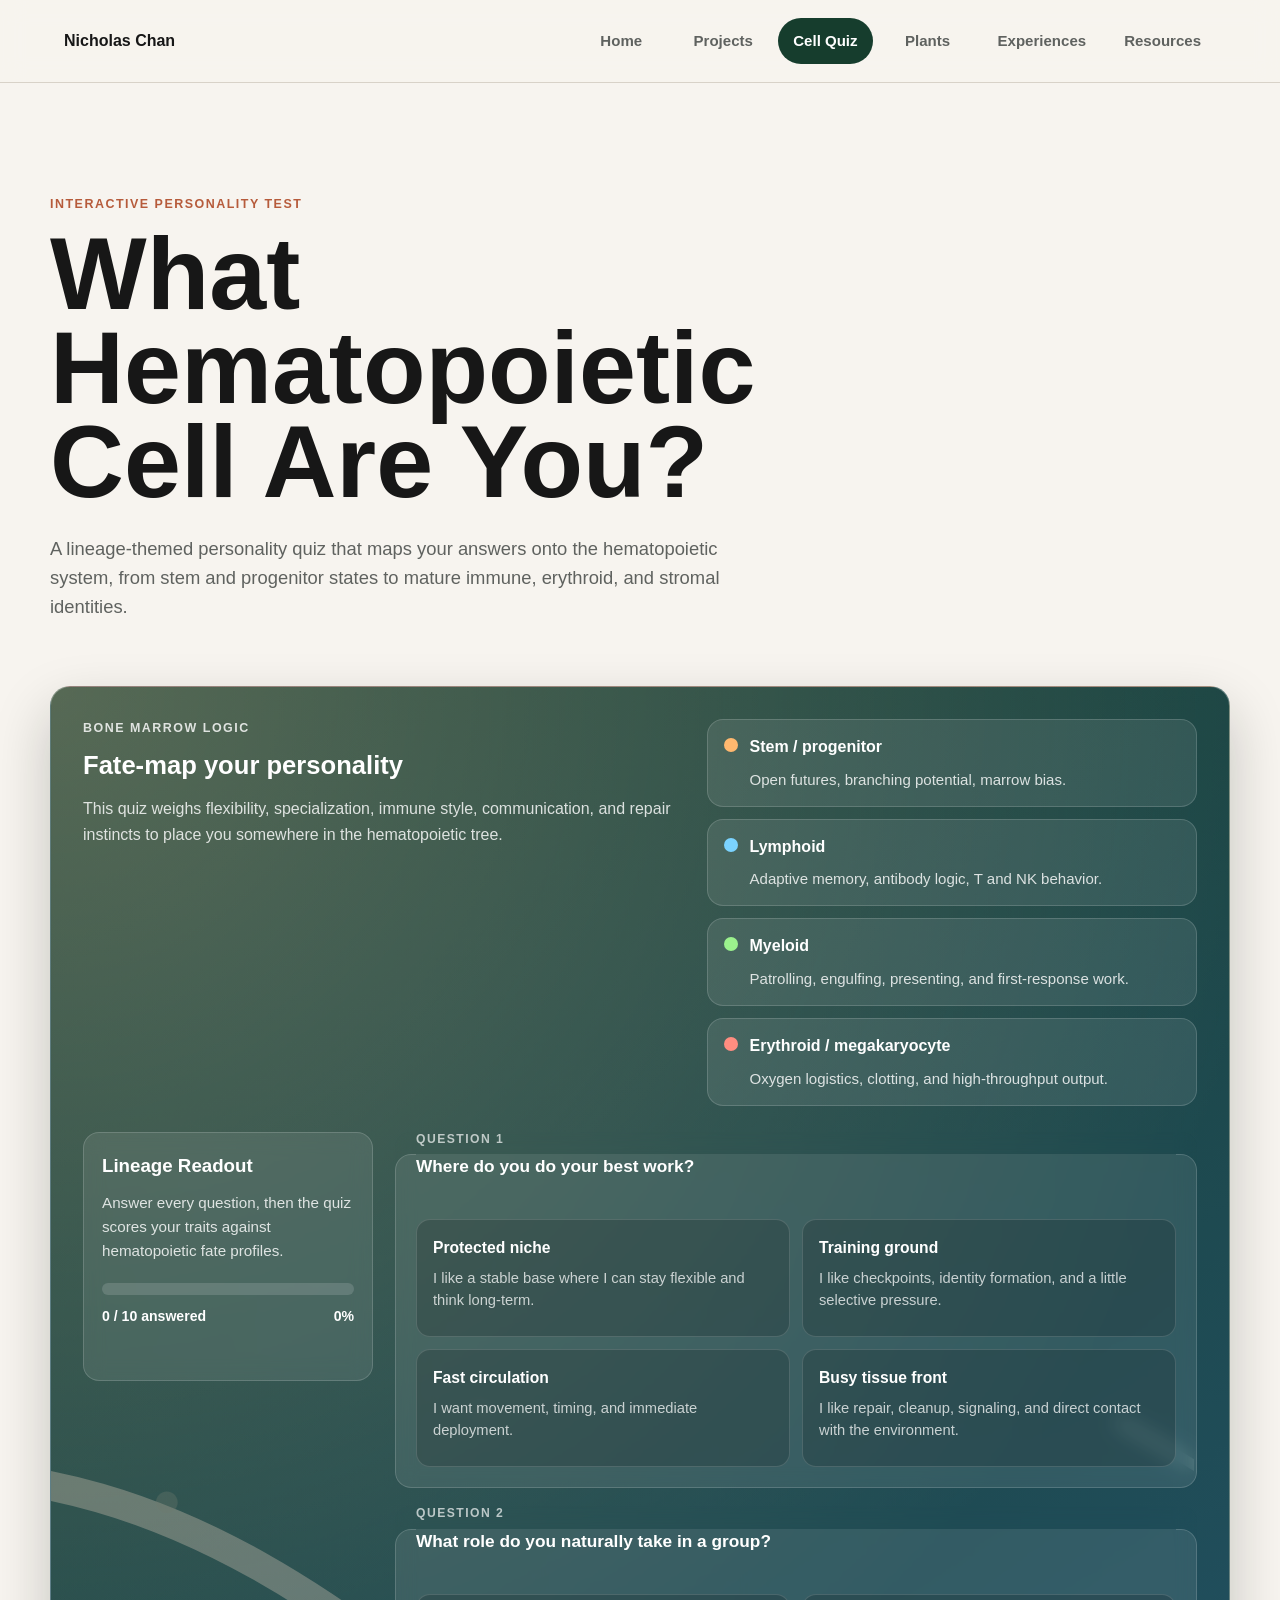
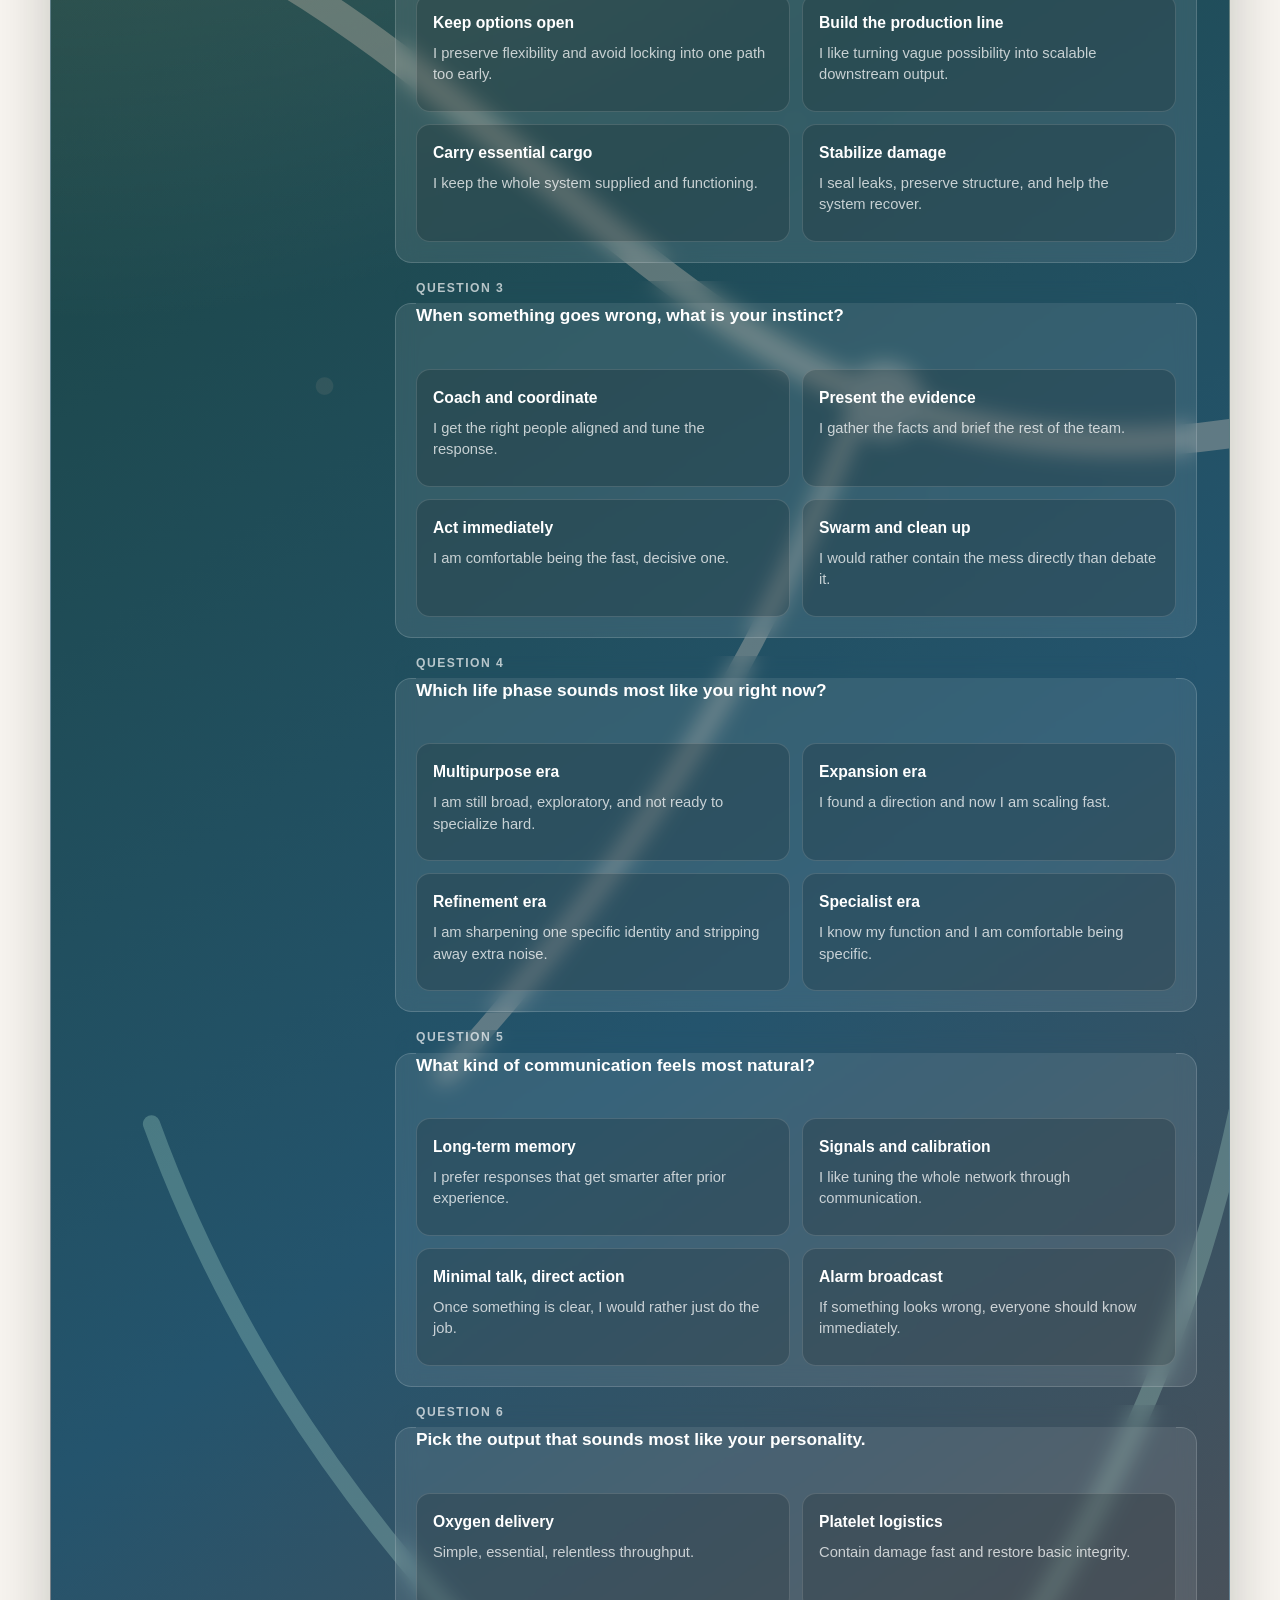
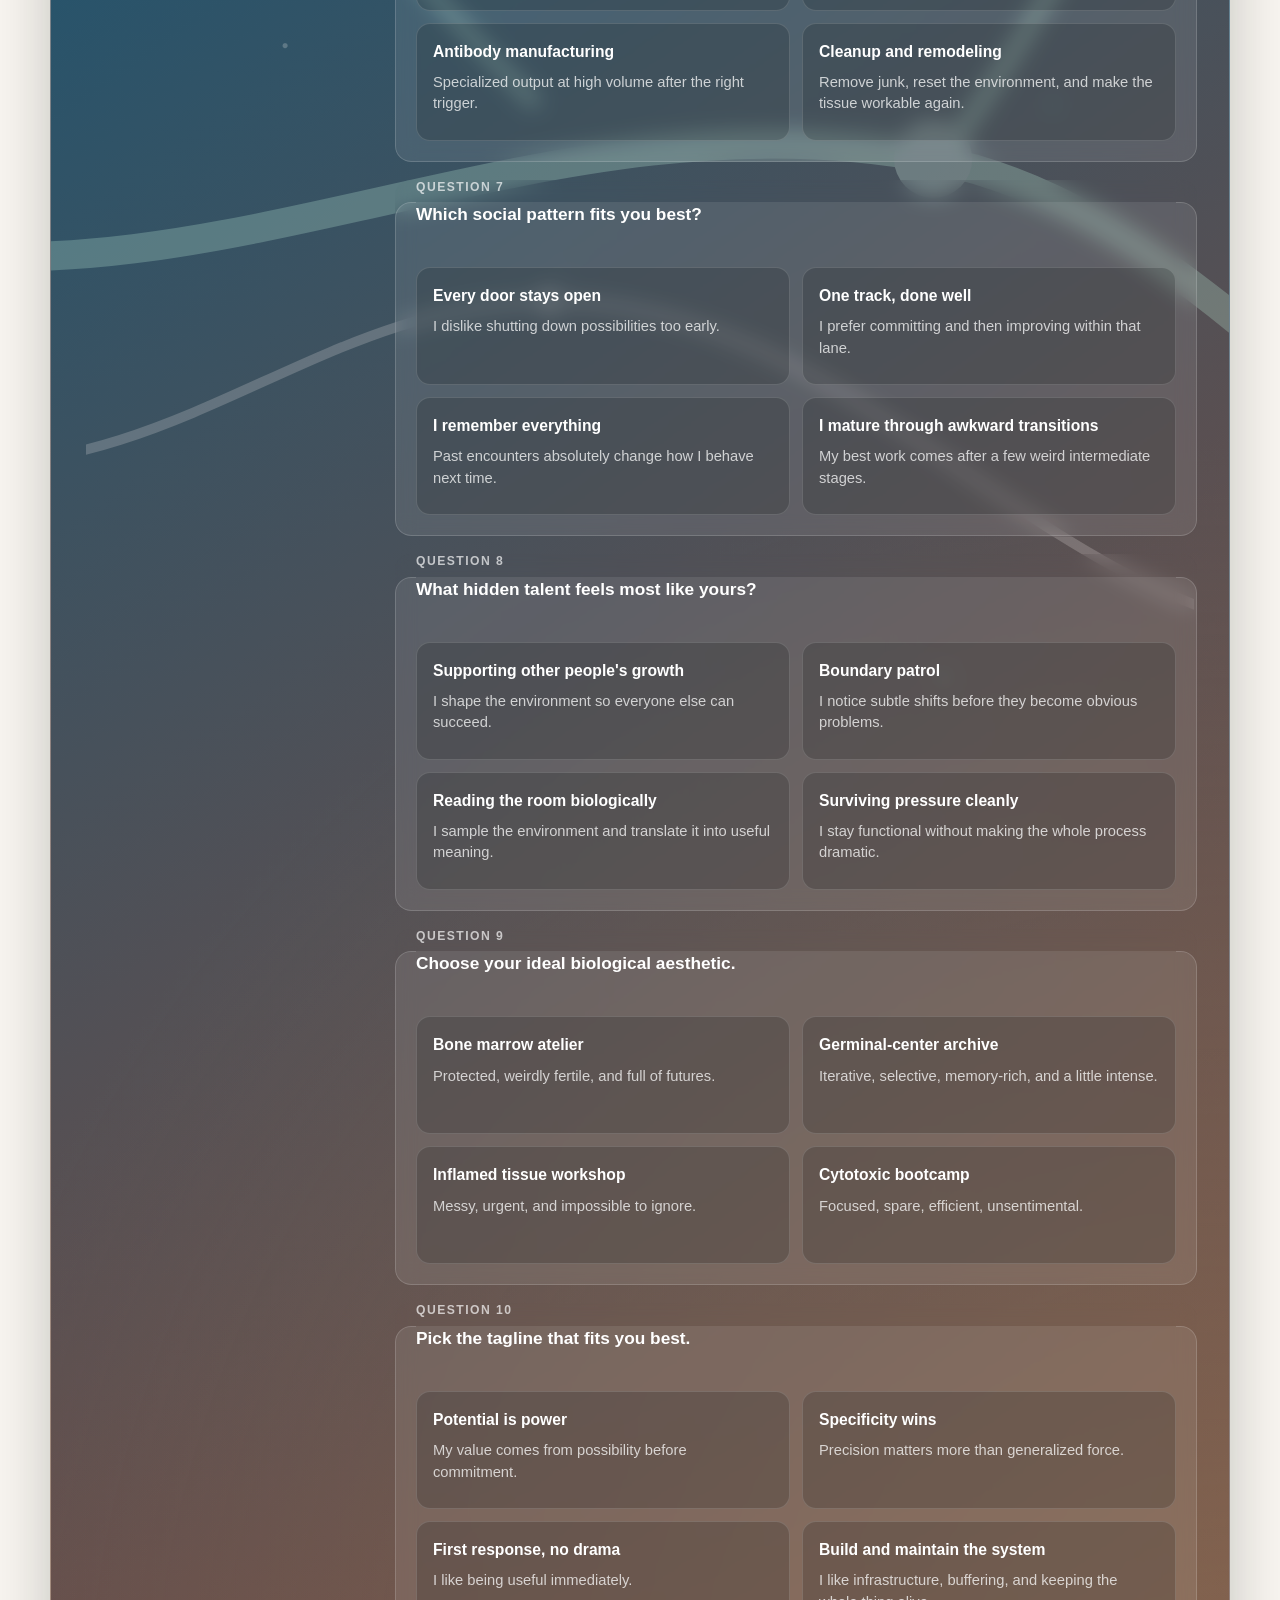
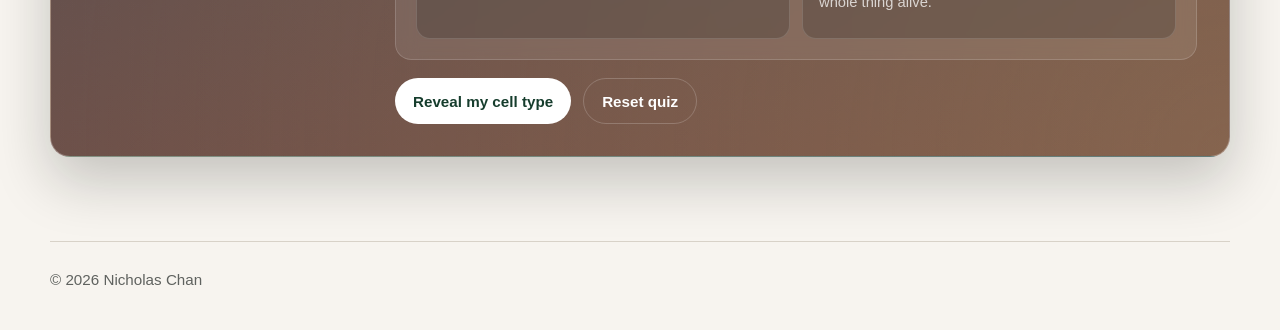
<file: cell-quiz.html>
<!DOCTYPE html>
<html lang="en">

<head>
    <meta charset="UTF-8">
    <meta name="viewport" content="width=device-width, initial-scale=1.0">
    <title>Cell Quiz | Nicholas Chan</title>
    <link rel="stylesheet" href="styles.css">
</head>

<body>
    <header class="site-header">
        <a class="brand" href="index.html">Nicholas Chan</a>
        <nav class="tabs" aria-label="Primary navigation">
            <a class="tab" href="index.html">Home</a>
            <a class="tab" href="projects.html">Projects</a>
            <a class="tab active" href="cell-quiz.html">Cell Quiz</a>
            <a class="tab" href="plants.html">Plants</a>
            <a class="tab" href="experiences.html">Experiences</a>
            <a class="tab" href="resources.html">Resources</a>
        </nav>
    </header>

    <main>
        <section class="page-intro">
            <p class="eyebrow">Interactive Personality Test</p>
            <h1>What Hematopoietic Cell Are You?</h1>
            <p>A lineage-themed personality quiz that maps your answers onto the hematopoietic system, from stem and progenitor states to mature immune, erythroid, and stromal identities.</p>
        </section>

        <section class="quiz-lab" aria-labelledby="quiz-title">
            <div class="quiz-hero-card">
                <div>
                    <p class="project-type">Bone marrow logic</p>
                    <h2 id="quiz-title">Fate-map your personality</h2>
                    <p>This quiz weighs flexibility, specialization, immune style, communication, and repair instincts to place you somewhere in the hematopoietic tree.</p>
                </div>
                <div class="quiz-legend" aria-label="Quiz legend">
                    <article>
                        <span class="legend-dot stem"></span>
                        <strong>Stem / progenitor</strong>
                        <p>Open futures, branching potential, marrow bias.</p>
                    </article>
                    <article>
                        <span class="legend-dot lymphoid"></span>
                        <strong>Lymphoid</strong>
                        <p>Adaptive memory, antibody logic, T and NK behavior.</p>
                    </article>
                    <article>
                        <span class="legend-dot myeloid"></span>
                        <strong>Myeloid</strong>
                        <p>Patrolling, engulfing, presenting, and first-response work.</p>
                    </article>
                    <article>
                        <span class="legend-dot erythroid"></span>
                        <strong>Erythroid / megakaryocyte</strong>
                        <p>Oxygen logistics, clotting, and high-throughput output.</p>
                    </article>
                </div>
            </div>

            <div class="quiz-shell" data-hematopoietic-quiz></div>
        </section>
    </main>

    <footer>
        <p>&copy; 2026 Nicholas Chan</p>
    </footer>
    <script src="site.js"></script>
</body>

</html>
</file>
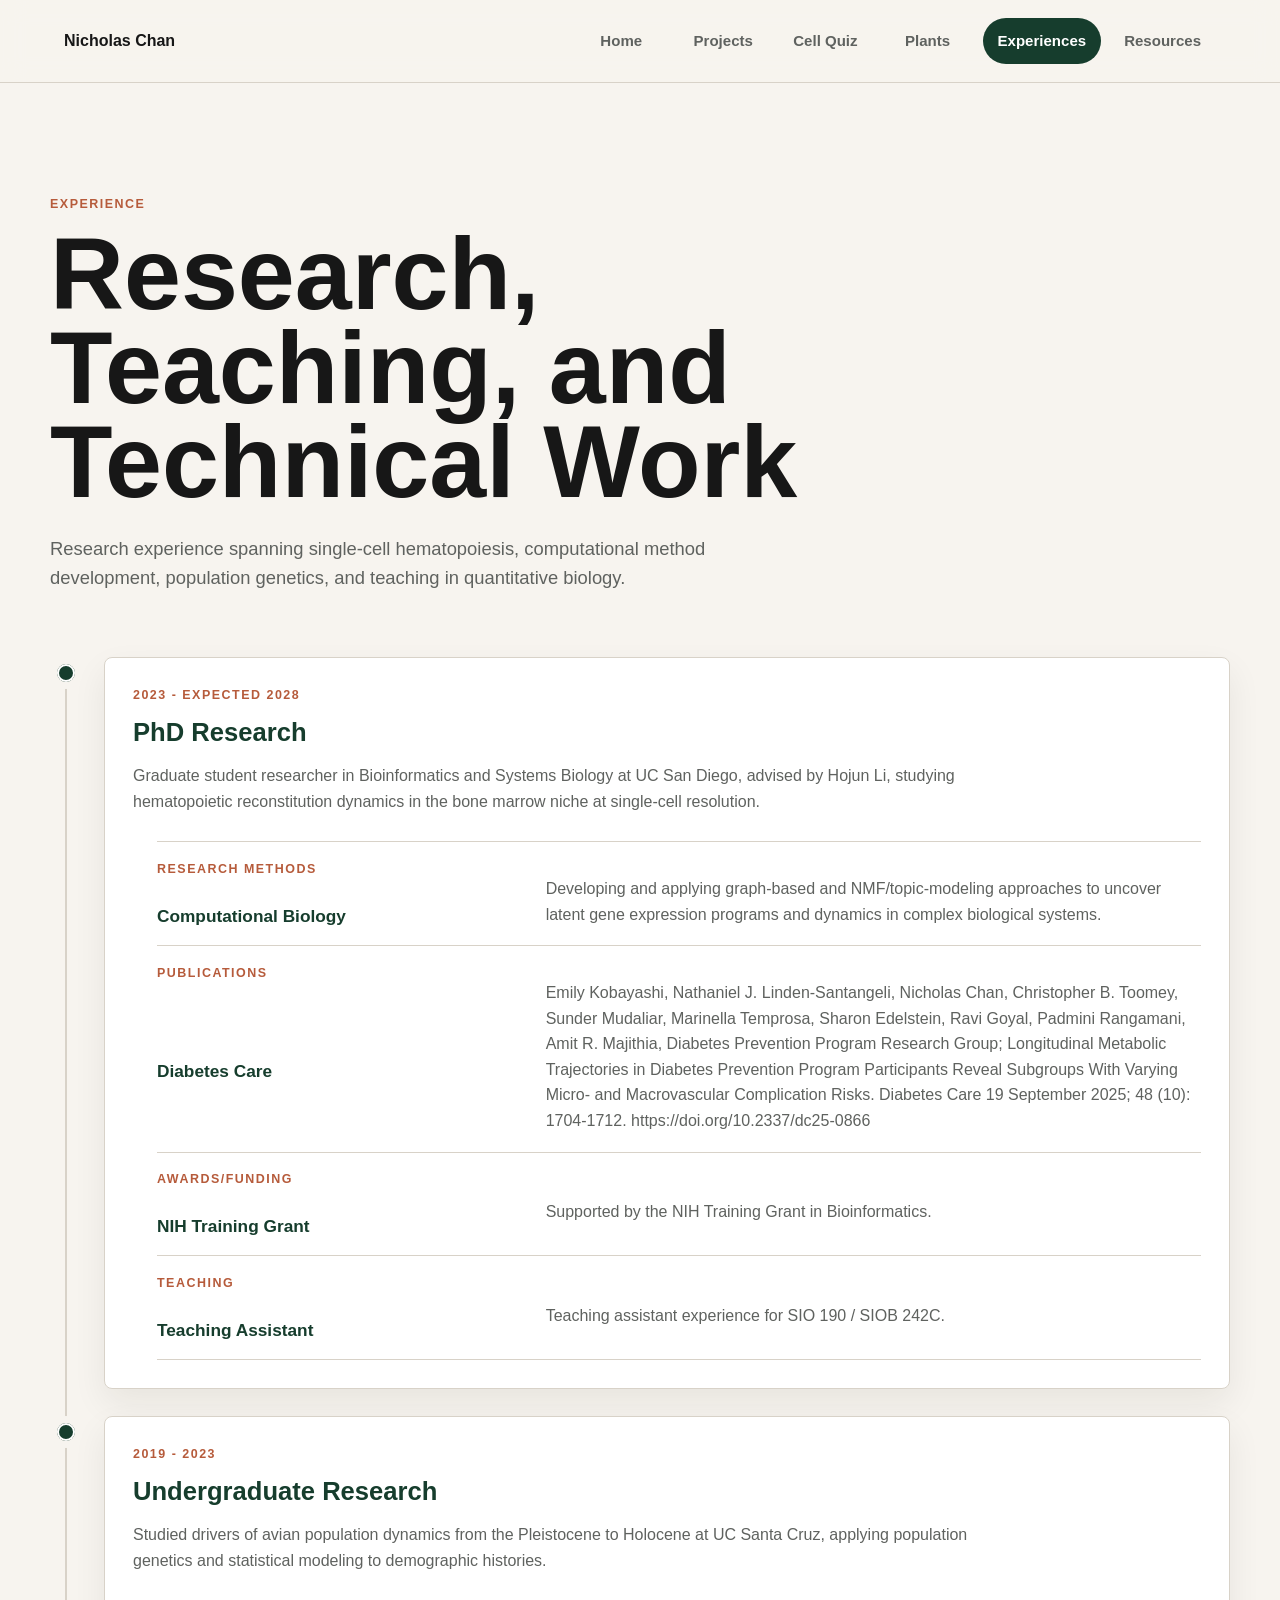
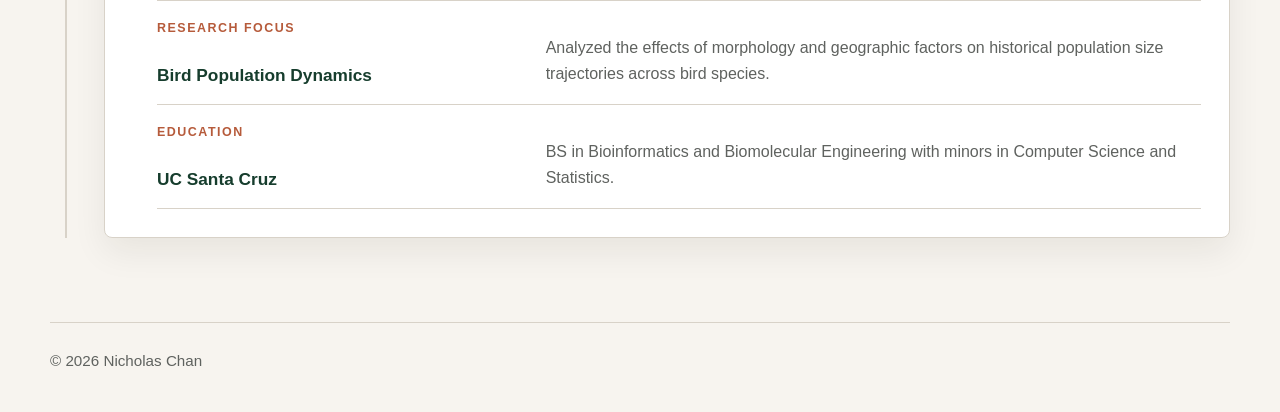
<file: experiences.html>
<!DOCTYPE html>
<html lang="en">

<head>
    <meta charset="UTF-8">
    <meta name="viewport" content="width=device-width, initial-scale=1.0">
    <title>Experiences | Nicholas Chan</title>
    <link rel="stylesheet" href="styles.css">
</head>

<body>
    <header class="site-header">
        <a class="brand" href="index.html">Nicholas Chan</a>
        <nav class="tabs" aria-label="Primary navigation">
            <a class="tab" href="index.html">Home</a>
            <a class="tab" href="projects.html">Projects</a>
            <a class="tab" href="cell-quiz.html">Cell Quiz</a>
            <a class="tab" href="plants.html">Plants</a>
            <a class="tab active" href="experiences.html">Experiences</a>
            <a class="tab" href="resources.html">Resources</a>
        </nav>
    </header>

    <main>
        <section class="page-intro">
            <p class="eyebrow">Experience</p>
            <h1>Research, Teaching, and Technical Work</h1>
            <p>Research experience spanning single-cell hematopoiesis, computational method development, population genetics, and teaching in quantitative biology.</p>
        </section>

        <section class="timeline" aria-label="Experience timeline">
            <article class="timeline-period">
                <div class="timeline-marker" aria-hidden="true"></div>
                <div class="timeline-content">
                    <p class="experience-date">2023 - Expected 2028</p>
                    <h2>PhD Research</h2>
                    <p>Graduate student researcher in Bioinformatics and Systems Biology at UC San Diego, advised by Hojun Li, studying hematopoietic reconstitution dynamics in the bone marrow niche at single-cell resolution.</p>

                    <div class="timeline-items" aria-label="PhD research details">
                        <section>
                            <p class="experience-date">Research Methods</p>
                            <h3>Computational Biology</h3>
                            <p>Developing and applying graph-based and NMF/topic-modeling approaches to uncover latent gene expression programs and dynamics in complex biological systems.</p>
                        </section>
                        <section>
                            <p class="experience-date">Publications</p>
                            <h3>Diabetes Care</h3>
                            <p>Emily Kobayashi, Nathaniel J. Linden-Santangeli, Nicholas Chan, Christopher B. Toomey, Sunder Mudaliar, Marinella Temprosa, Sharon Edelstein, Ravi Goyal, Padmini Rangamani, Amit R. Majithia, Diabetes Prevention Program Research Group; Longitudinal Metabolic Trajectories in Diabetes Prevention Program Participants Reveal Subgroups With Varying Micro- and Macrovascular Complication Risks. Diabetes Care 19 September 2025; 48 (10): 1704-1712. https://doi.org/10.2337/dc25-0866</p>
                        </section>
                        <section>
                            <p class="experience-date">Awards/Funding</p>
                            <h3>NIH Training Grant</h3>
                            <p>Supported by the NIH Training Grant in Bioinformatics.</p>
                        </section>
                        <section>
                            <p class="experience-date">Teaching</p>
                            <h3>Teaching Assistant</h3>
                            <p>Teaching assistant experience for SIO 190 / SIOB 242C.</p>
                        </section>
                    </div>
                </div>
            </article>

            <article class="timeline-period">
                <div class="timeline-marker" aria-hidden="true"></div>
                <div class="timeline-content">
                    <p class="experience-date">2019 - 2023</p>
                    <h2>Undergraduate Research</h2>
                    <p>Studied drivers of avian population dynamics from the Pleistocene to Holocene at UC Santa Cruz, applying population genetics and statistical modeling to demographic histories.</p>

                    <div class="timeline-items" aria-label="Undergraduate research details">
                        <section>
                            <p class="experience-date">Research Focus</p>
                            <h3>Bird Population Dynamics</h3>
                            <p>Analyzed the effects of morphology and geographic factors on historical population size trajectories across bird species.</p>
                        </section>
                        <section>
                            <p class="experience-date">Education</p>
                            <h3>UC Santa Cruz</h3>
                            <p>BS in Bioinformatics and Biomolecular Engineering with minors in Computer Science and Statistics.</p>
                        </section>
                    </div>
                </div>
            </article>
        </section>
    </main>

    <footer>
        <p>&copy; 2026 Nicholas Chan</p>
    </footer>
    <script src="site.js"></script>
</body>

</html>
</file>
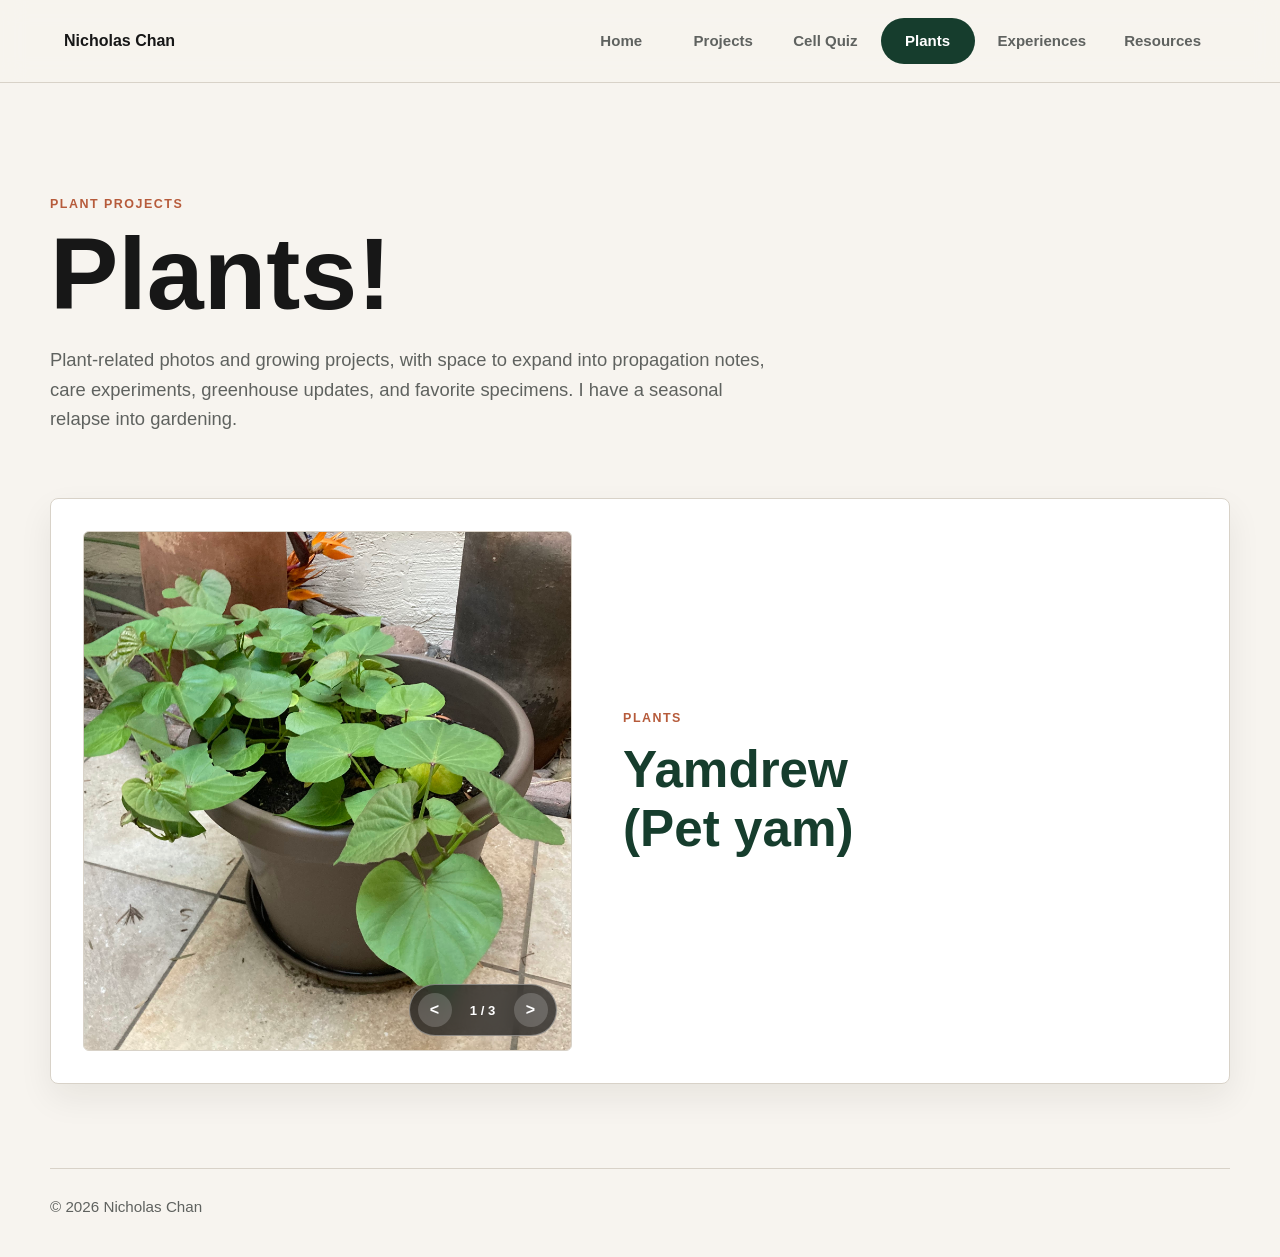
<file: plants.html>
<!DOCTYPE html>
<html lang="en">

<head>
    <meta charset="UTF-8">
    <meta name="viewport" content="width=device-width, initial-scale=1.0">
    <title>Plants | Nicholas Chan</title>
    <link rel="stylesheet" href="styles.css">
</head>

<body>
    <header class="site-header">
        <a class="brand" href="index.html">Nicholas Chan</a>
        <nav class="tabs" aria-label="Primary navigation">
            <a class="tab" href="index.html">Home</a>
            <a class="tab" href="projects.html">Projects</a>
            <a class="tab" href="cell-quiz.html">Cell Quiz</a>
            <a class="tab active" href="plants.html">Plants</a>
            <a class="tab" href="experiences.html">Experiences</a>
            <a class="tab" href="resources.html">Resources</a>
        </nav>
    </header>

    <main>
        <section class="page-intro">
            <p class="eyebrow">Plant Projects</p>
            <h1>Plants!</h1>
            <p>Plant-related photos and growing projects, with space to expand into propagation notes, care experiments, greenhouse updates, and favorite specimens. I have a seasonal relapse into gardening.</p>
        </section>

        <section class="plant-feature">
            <div class="carousel large" data-carousel data-title-target="plant-slide-title">
                <div class="carousel-track">
                    <img class="active" src="pics/yamdrew.jpg" alt="Plant-related project photo" data-title="Yamdrew&#10;(Pet yam)">
                    <img src="pics/farmer_nick.jpg" alt="Nicholas Chan with plants" data-title="Harvesting Yamdrew at 6 months&#10;(He was malnourished)">
                    <img src="pics/lab_beat.jpg" alt="Plant-related lab photo" data-title="Turnip&#10;Beloved Lab Plant&#10;6/25/2025-7/03/2025">
                </div>
                <div class="carousel-controls">
                    <button type="button" data-carousel-prev aria-label="Previous plant photo">&lt;</button>
                    <span data-carousel-count>1 / 3</span>
                    <button type="button" data-carousel-next aria-label="Next plant photo">&gt;</button>
                </div>
            </div>
            <div class="plant-copy">
                <p class="project-type">Plants</p>
                <h2 id="plant-slide-title" class="slide-title">Yamdrew
(Pet yam)</h2>
            </div>
        </section>
    </main>

    <footer>
        <p>&copy; 2026 Nicholas Chan</p>
    </footer>
    <script src="site.js"></script>
</body>

</html>
</file>
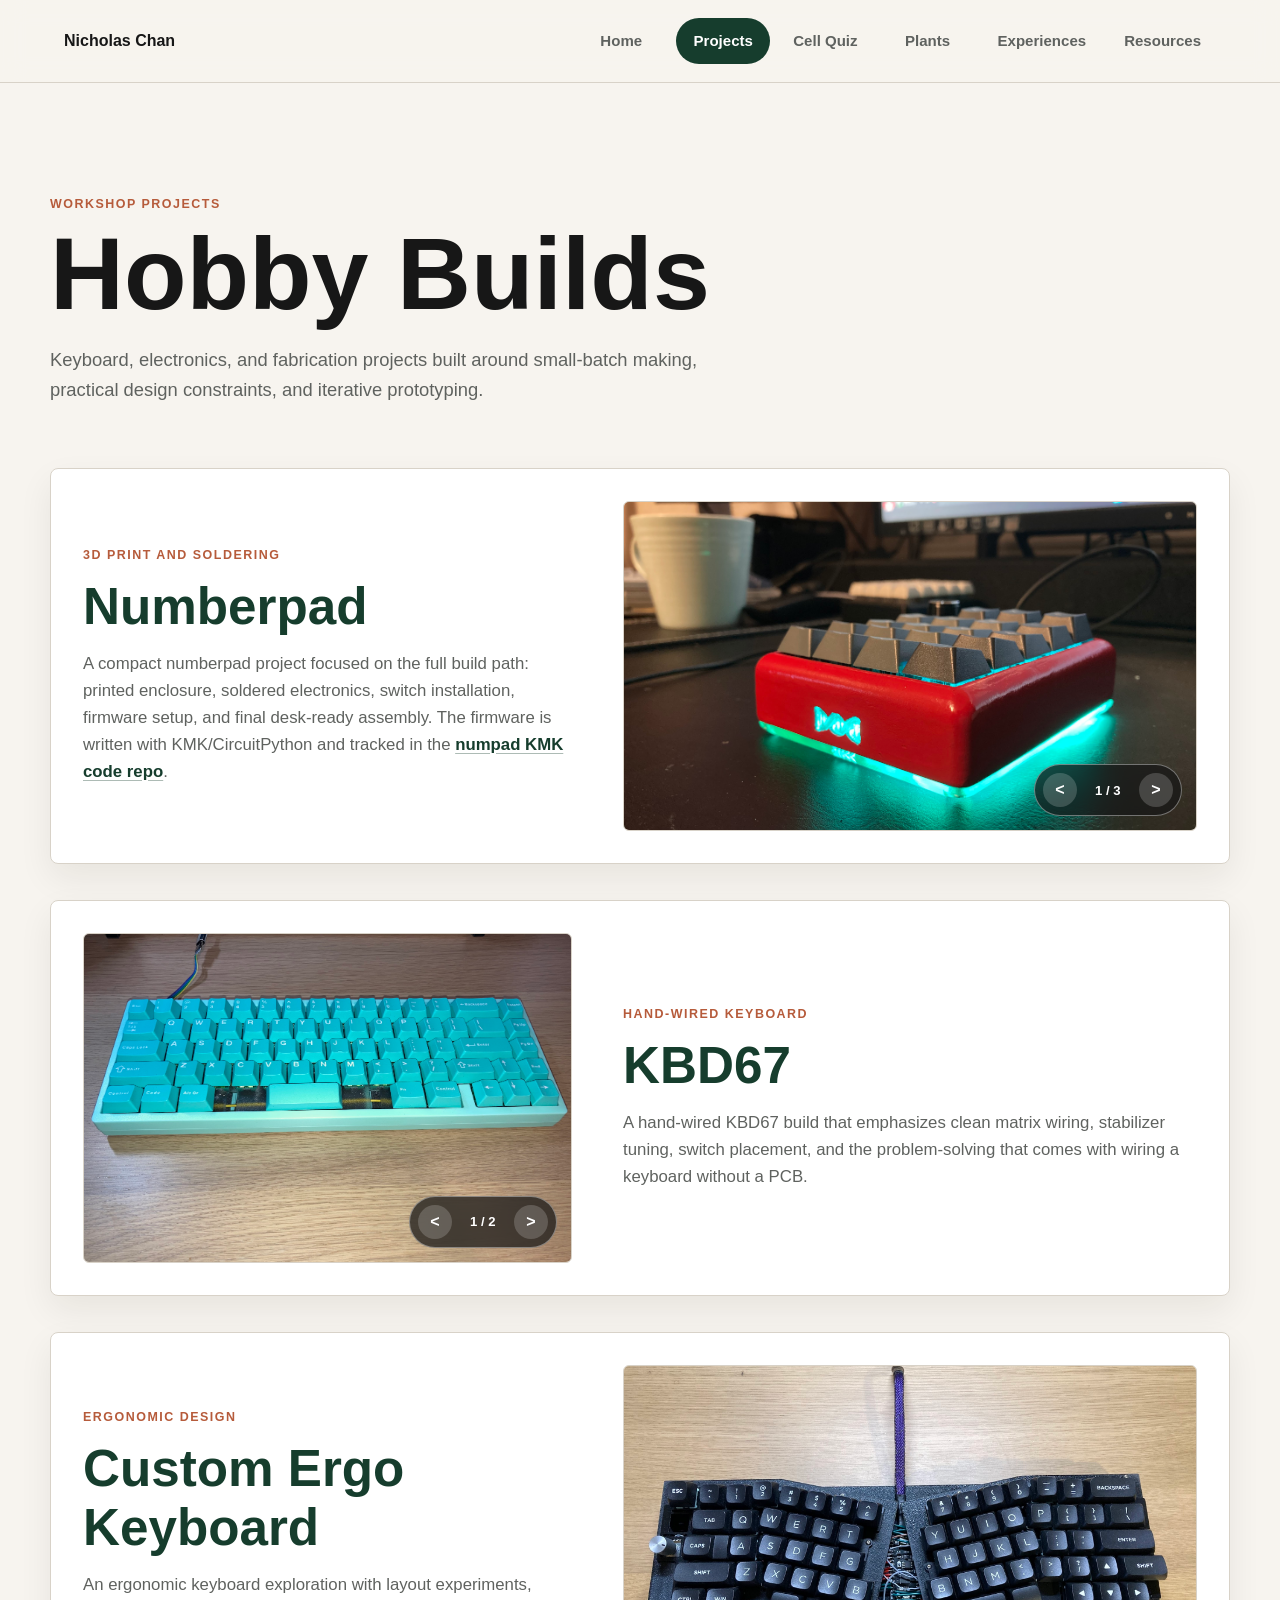
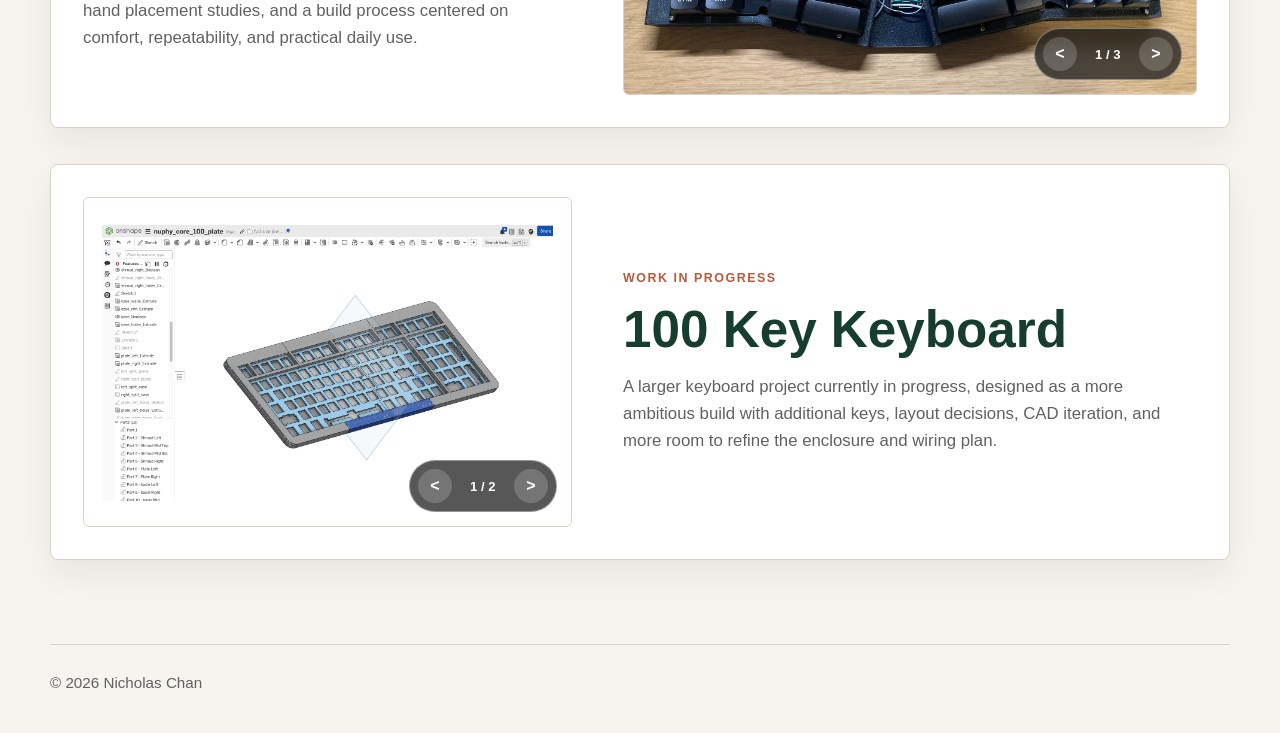
<file: projects.html>
<!DOCTYPE html>
<html lang="en">

<head>
    <meta charset="UTF-8">
    <meta name="viewport" content="width=device-width, initial-scale=1.0">
    <title>Projects | Nicholas Chan</title>
    <link rel="stylesheet" href="styles.css">
</head>

<body>
    <header class="site-header">
        <a class="brand" href="index.html">Nicholas Chan</a>
        <nav class="tabs" aria-label="Primary navigation">
            <a class="tab" href="index.html">Home</a>
            <a class="tab active" href="projects.html">Projects</a>
            <a class="tab" href="cell-quiz.html">Cell Quiz</a>
            <a class="tab" href="plants.html">Plants</a>
            <a class="tab" href="experiences.html">Experiences</a>
            <a class="tab" href="resources.html">Resources</a>
        </nav>
    </header>

    <main>
        <section class="page-intro">
            <p class="eyebrow">Workshop Projects</p>
            <h1>Hobby Builds</h1>
            <p>Keyboard, electronics, and fabrication projects built around small-batch making, practical design constraints, and iterative prototyping.</p>
        </section>

        <section class="project-stack" aria-label="Hobby and workshop projects">
            <article class="project-row">
                <div class="project-copy">
                    <p class="project-type">3D print and soldering</p>
                    <h2>Numberpad</h2>
                    <p>A compact numberpad project focused on the full build path: printed enclosure, soldered electronics, switch installation, firmware setup, and final desk-ready assembly. The firmware is written with KMK/CircuitPython and tracked in the <a href="https://github.com/nick33333/numpad-kmk-code">numpad KMK code repo</a>.</p>
                </div>
                <div class="carousel" data-carousel>
                    <div class="carousel-track">
                        <img class="active" src="pics/red_numpad_thirst_trap.jpg" alt="Close up of red numberpad build">
                        <img src="pics/red_and_blue_numpad.jpg" alt="Red and blue numberpad keyboard">
                        <img src="pics/NumPad_Onshape_CAD.png" alt="Numberpad CAD assembly in Onshape">
                    </div>
                    <div class="carousel-controls">
                        <button type="button" data-carousel-prev aria-label="Previous numberpad photo">&lt;</button>
                        <span data-carousel-count>1 / 3</span>
                        <button type="button" data-carousel-next aria-label="Next numberpad photo">&gt;</button>
                    </div>
                </div>
            </article>

            <article class="project-row reverse">
                <div class="project-copy">
                    <p class="project-type">Hand-wired keyboard</p>
                    <h2>KBD67</h2>
                    <p>A hand-wired KBD67 build that emphasizes clean matrix wiring, stabilizer tuning, switch placement, and the problem-solving that comes with wiring a keyboard without a PCB.</p>
                </div>
                <div class="carousel" data-carousel>
                    <div class="carousel-track">
                        <img class="active" src="pics/kbd67.jpg" alt="Hand-wired KBD67 keyboard build">
                        <img class="rotate-ccw" src="pics/kbd67_internals.jpg" alt="Internal wiring for hand-wired KBD67 keyboard">
                    </div>
                    <div class="carousel-controls">
                        <button type="button" data-carousel-prev aria-label="Previous KBD67 photo">&lt;</button>
                        <span data-carousel-count>1 / 2</span>
                        <button type="button" data-carousel-next aria-label="Next KBD67 photo">&gt;</button>
                    </div>
                </div>
            </article>

            <article class="project-row">
                <div class="project-copy">
                    <p class="project-type">Ergonomic design</p>
                    <h2>Custom Ergo Keyboard</h2>
                    <p>An ergonomic keyboard exploration with layout experiments, hand placement studies, and a build process centered on comfort, repeatability, and practical daily use.</p>
                </div>
                <div class="carousel" data-carousel>
                    <div class="carousel-track">
                        <img class="active" src="pics/ergo.jpg" alt="Custom ergonomic keyboard">
                        <img src="pics/ergo_internals.jpg" alt="Internal wiring for custom ergonomic keyboard">
                        <img src="pics/ergo_OnshapeCAD.png" alt="Custom ergonomic keyboard CAD model">
                    </div>
                    <div class="carousel-controls">
                        <button type="button" data-carousel-prev aria-label="Previous ergo keyboard photo">&lt;</button>
                        <span data-carousel-count>1 / 3</span>
                        <button type="button" data-carousel-next aria-label="Next ergo keyboard photo">&gt;</button>
                    </div>
                </div>
            </article>

            <article class="project-row reverse">
                <div class="project-copy">
                    <p class="project-type">Work in progress</p>
                    <h2>100 Key Keyboard</h2>
                    <p>A larger keyboard project currently in progress, designed as a more ambitious build with additional keys, layout decisions, CAD iteration, and more room to refine the enclosure and wiring plan.</p>
                </div>
                <div class="carousel" data-carousel>
                    <div class="carousel-track">
                        <img class="active" src="pics/100key_OnshapeCAD.png" alt="100 key keyboard CAD model">
                        <img src="pics/100key_pieces_CAD.png" alt="100 key keyboard CAD pieces">
                    </div>
                    <div class="carousel-controls">
                        <button type="button" data-carousel-prev aria-label="Previous 100 key keyboard photo">&lt;</button>
                        <span data-carousel-count>1 / 2</span>
                        <button type="button" data-carousel-next aria-label="Next 100 key keyboard photo">&gt;</button>
                    </div>
                </div>
            </article>
        </section>
    </main>

    <footer>
        <p>&copy; 2026 Nicholas Chan</p>
    </footer>
    <script src="site.js"></script>
</body>

</html>
</file>
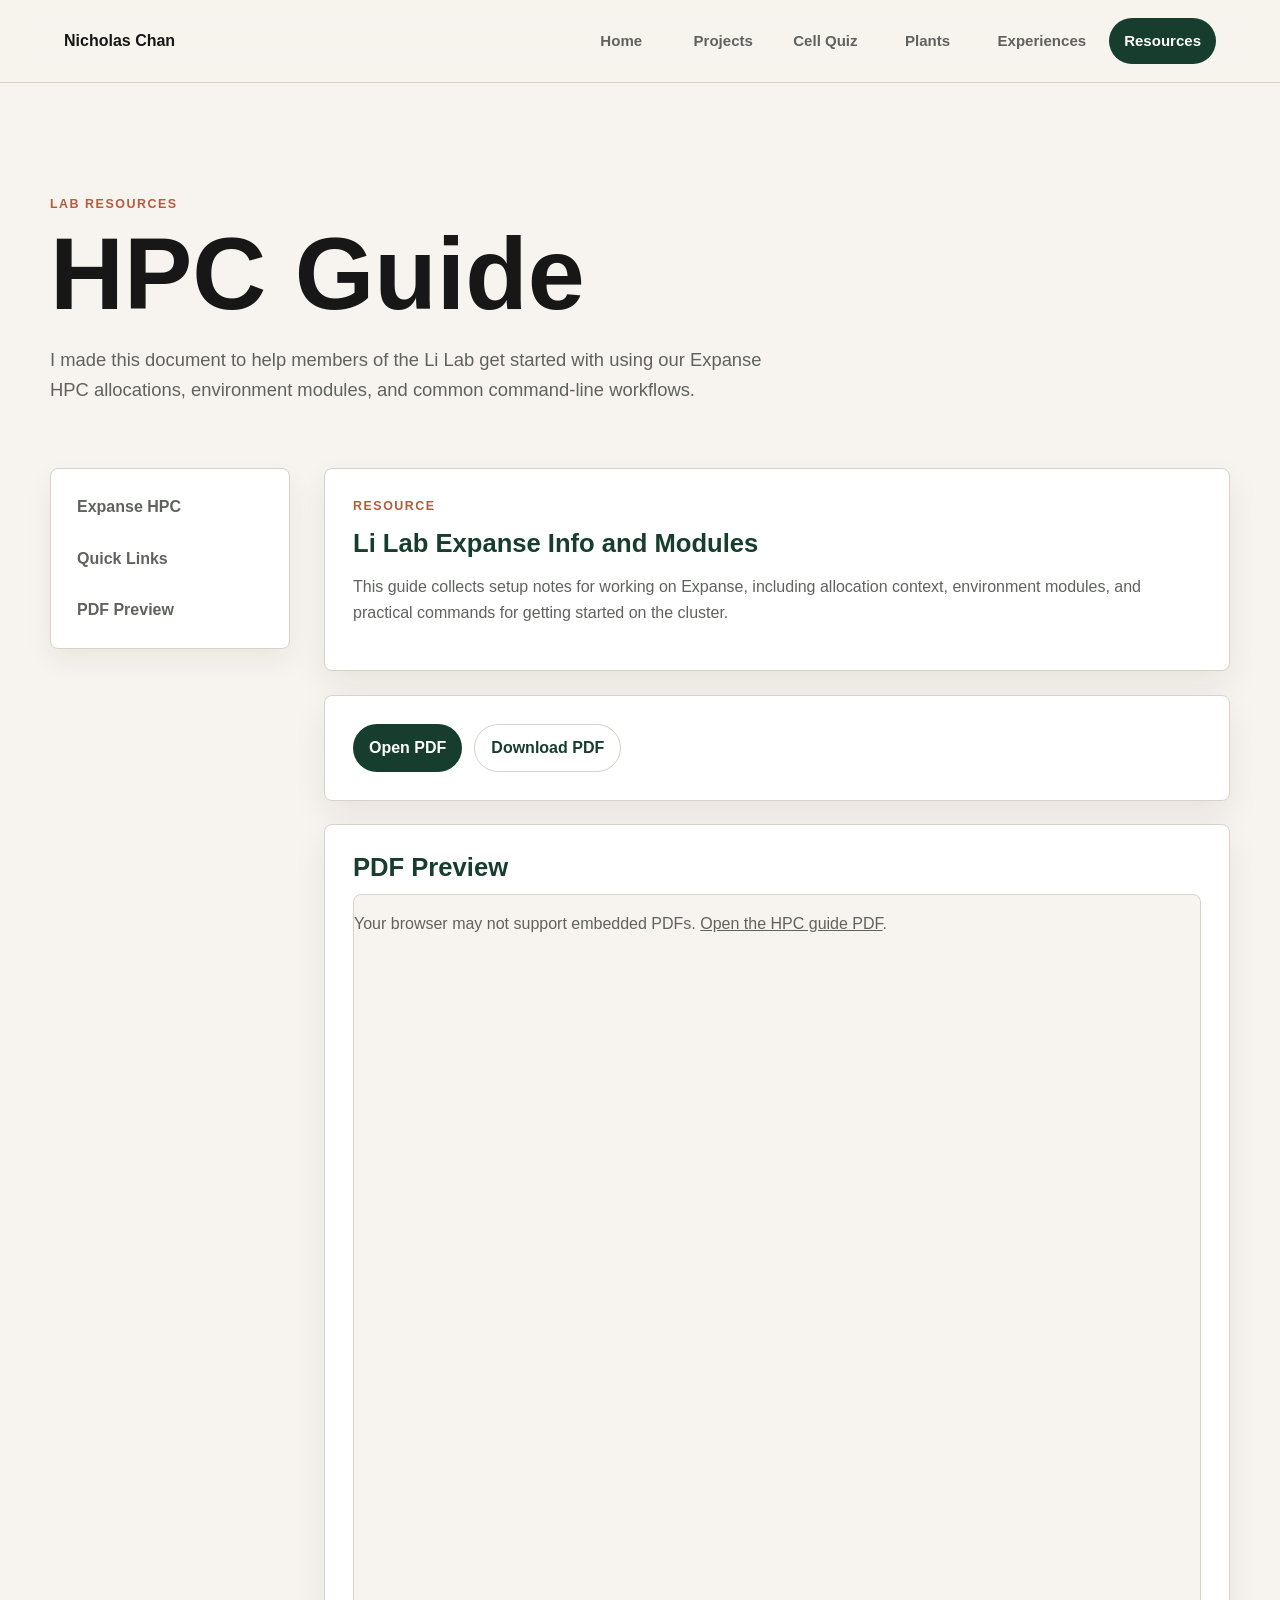
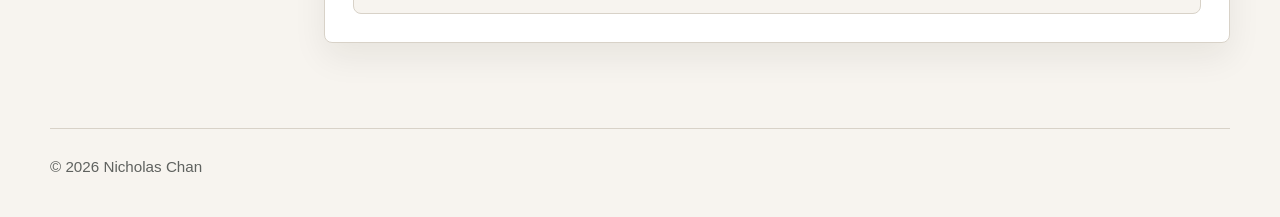
<file: resources.html>
<!DOCTYPE html>
<html lang="en">

<head>
    <meta charset="UTF-8">
    <meta name="viewport" content="width=device-width, initial-scale=1.0">
    <title>Resources | Nicholas Chan</title>
    <link rel="stylesheet" href="styles.css">
</head>

<body>
    <header class="site-header">
        <a class="brand" href="index.html">Nicholas Chan</a>
        <nav class="tabs" aria-label="Primary navigation">
            <a class="tab" href="index.html">Home</a>
            <a class="tab" href="projects.html">Projects</a>
            <a class="tab" href="cell-quiz.html">Cell Quiz</a>
            <a class="tab" href="plants.html">Plants</a>
            <a class="tab" href="experiences.html">Experiences</a>
            <a class="tab active" href="resources.html">Resources</a>
        </nav>
    </header>

    <main>
        <section class="page-intro">
            <p class="eyebrow">Lab Resources</p>
            <h1>HPC Guide</h1>
            <p>I made this document to help members of the Li Lab get started with using our Expanse HPC allocations, environment modules, and common command-line workflows.</p>
        </section>

        <section class="docs-layout" aria-label="HPC resource guide">
            <aside class="docs-sidebar">
                <a href="#hpc-guide">Expanse HPC</a>
                <a href="#quick-links">Quick Links</a>
                <a href="#preview">PDF Preview</a>
            </aside>

            <div class="docs-content">
                <section id="hpc-guide">
                    <p class="project-type">Resource</p>
                    <h2>Li Lab Expanse Info and Modules</h2>
                    <p>This guide collects setup notes for working on Expanse, including allocation context, environment modules, and practical commands for getting started on the cluster.</p>
                </section>

                <section id="quick-links" class="resource-actions">
                    <a class="resource-button" href="docs/Li%20Lab%20Expanse%20Info%20%2B%20Modules%20-%20Google%20Docs.pdf">Open PDF</a>
                    <a class="resource-button secondary" href="docs/Li%20Lab%20Expanse%20Info%20%2B%20Modules%20-%20Google%20Docs.pdf" download>Download PDF</a>
                </section>

                <section id="preview">
                    <h2>PDF Preview</h2>
                    <object class="pdf-preview" data="docs/Li%20Lab%20Expanse%20Info%20%2B%20Modules%20-%20Google%20Docs.pdf" type="application/pdf">
                        <p>Your browser may not support embedded PDFs. <a href="docs/Li%20Lab%20Expanse%20Info%20%2B%20Modules%20-%20Google%20Docs.pdf">Open the HPC guide PDF</a>.</p>
                    </object>
                </section>
            </div>
        </section>
    </main>

    <footer>
        <p>&copy; 2026 Nicholas Chan</p>
    </footer>
    <script src="site.js"></script>
</body>

</html>
</file>
<file: styles.css>
:root {
    --bg: #f7f4ef;
    --surface: #ffffff;
    --ink: #171717;
    --muted: #5f625f;
    --line: #d8d2c8;
    --green: #2f6b4f;
    --green-dark: #163d2d;
    --clay: #b65b3b;
    --blue: #2f5e88;
    --shadow: 0 18px 45px rgba(35, 29, 20, 0.1);
}

* {
    box-sizing: border-box;
}

body {
    margin: 0;
    background: var(--bg);
    color: var(--ink);
    font-family: Arial, Helvetica, sans-serif;
    line-height: 1.6;
}

a {
    color: inherit;
}

.site-header {
    position: sticky;
    top: 0;
    z-index: 10;
    display: flex;
    align-items: center;
    justify-content: space-between;
    gap: 24px;
    padding: 18px clamp(18px, 5vw, 64px);
    background: rgba(247, 244, 239, 0.94);
    border-bottom: 1px solid var(--line);
    backdrop-filter: blur(12px);
}

.brand {
    font-weight: 800;
    text-decoration: none;
    letter-spacing: 0;
}

.tabs {
    display: flex;
    align-items: center;
    gap: 8px;
}

.tab {
    min-width: 94px;
    padding: 10px 14px;
    border: 1px solid transparent;
    border-radius: 999px;
    color: var(--muted);
    font-size: 0.94rem;
    font-weight: 700;
    text-align: center;
    text-decoration: none;
}

.tab:hover,
.tab.active {
    background: var(--green-dark);
    color: #fff;
}

main {
    width: min(1180px, calc(100% - 36px));
    margin: 0 auto;
}

.hero {
    display: grid;
    grid-template-columns: minmax(0, 1.35fr) minmax(260px, 0.65fr);
    gap: clamp(28px, 5vw, 72px);
    align-items: center;
    min-height: calc(100vh - 82px);
    padding: clamp(42px, 8vw, 88px) 0;
}

.hero-copy h1,
.page-intro h1 {
    max-width: 780px;
    margin: 0;
    color: var(--ink);
    font-size: clamp(3.2rem, 8vw, 7.2rem);
    line-height: 0.92;
    letter-spacing: 0;
}

.eyebrow,
.project-type,
.experience-date {
    margin: 0 0 12px;
    color: var(--clay);
    font-size: 0.78rem;
    font-weight: 800;
    letter-spacing: 0.12em;
    text-transform: uppercase;
}

.position {
    max-width: 650px;
    margin: 22px 0 28px;
    color: var(--green-dark);
    font-size: clamp(1.25rem, 3vw, 2.1rem);
    font-weight: 800;
    line-height: 1.18;
}

.social-links {
    display: flex;
    flex-wrap: wrap;
    gap: 12px;
}

.social-links a {
    display: inline-flex;
    align-items: center;
    gap: 9px;
    min-height: 44px;
    padding: 10px 14px;
    border: 1px solid var(--line);
    border-radius: 999px;
    background: var(--surface);
    color: var(--ink);
    font-weight: 800;
    text-decoration: none;
    box-shadow: 0 8px 22px rgba(35, 29, 20, 0.07);
}

.social-links svg {
    width: 20px;
    height: 20px;
    fill: currentColor;
}

.portrait-slot {
    aspect-ratio: 4 / 5;
    width: min(100%, 390px);
    justify-self: end;
    border: 1px solid var(--line);
    border-radius: 8px;
    background: var(--surface);
    overflow: hidden;
    box-shadow: var(--shadow);
}

.portrait-slot img {
    width: 100%;
    height: 100%;
    display: block;
    object-fit: cover;
}

.bio-grid {
    display: grid;
    grid-template-columns: repeat(3, minmax(0, 1fr));
    gap: 18px;
    padding: 10px 0 clamp(48px, 8vw, 86px);
}

.bio-grid article {
    min-height: 210px;
    padding: 26px;
    border: 1px solid var(--line);
    border-radius: 8px;
    background: var(--surface);
    box-shadow: 0 12px 28px rgba(35, 29, 20, 0.06);
}

h2 {
    margin: 0 0 12px;
    color: var(--green-dark);
    font-size: clamp(1.35rem, 2vw, 1.8rem);
    line-height: 1.15;
}

p {
    color: var(--muted);
}

.embedded-site {
    padding: 36px 0 72px;
}

.section-heading {
    margin-bottom: 20px;
}

.section-heading h2 {
    font-size: clamp(2rem, 4vw, 3.6rem);
}

.section-caption {
    max-width: 900px;
    margin: 14px 0 0;
    font-size: 1.04rem;
}

.section-caption a,
.project-copy a {
    color: var(--green-dark);
    font-weight: 800;
    text-decoration-color: rgba(22, 61, 45, 0.35);
    text-underline-offset: 3px;
}

iframe {
    display: block;
    width: 100%;
    min-height: 900px;
    border: 1px solid var(--line);
    border-radius: 8px;
    background: var(--surface);
    box-shadow: var(--shadow);
}

.page-intro {
    padding: clamp(54px, 10vw, 112px) 0 clamp(28px, 6vw, 64px);
}

.page-intro p:last-child {
    max-width: 720px;
    margin: 24px 0 0;
    font-size: 1.15rem;
}

.project-stack {
    display: grid;
    gap: 36px;
    padding-bottom: 84px;
}

.project-row,
.plant-feature {
    display: grid;
    grid-template-columns: minmax(0, 0.92fr) minmax(300px, 1.08fr);
    gap: clamp(20px, 4vw, 52px);
    align-items: center;
    padding: clamp(18px, 3vw, 32px);
    border: 1px solid var(--line);
    border-radius: 8px;
    background: var(--surface);
    box-shadow: 0 14px 34px rgba(35, 29, 20, 0.07);
}

.project-row.reverse .project-copy {
    order: 2;
}

.project-row.reverse .carousel {
    order: 1;
}

.project-copy h2 {
    margin-bottom: 14px;
    font-size: clamp(2rem, 4vw, 4rem);
}

.project-copy p:last-child {
    margin: 0;
    font-size: 1.05rem;
}

.carousel {
    position: relative;
    min-height: 330px;
    border: 1px solid var(--line);
    border-radius: 6px;
    background: #eee9df;
    overflow: hidden;
}

.carousel.large {
    min-height: 520px;
}

.carousel-track {
    position: absolute;
    inset: 0;
}

.carousel-track img {
    position: absolute;
    inset: 0;
    display: block;
    width: 100%;
    height: 100%;
    min-height: 330px;
    object-fit: cover;
    opacity: 0;
    transition: opacity 180ms ease;
}

.carousel-track img[src*="CAD"],
.carousel-track img[src*="Onshape"] {
    object-fit: contain;
    padding: 18px;
    background: #fff;
}

.carousel-track img.rotate-ccw {
    width: 100%;
    height: 100%;
    object-fit: contain;
    padding: 18px;
    background: #eee9df;
    transform: rotate(-90deg);
}

.carousel.large .carousel-track img {
    min-height: 520px;
}

.carousel-track img.active {
    opacity: 1;
}

.carousel-controls {
    position: absolute;
    right: 14px;
    bottom: 14px;
    display: flex;
    align-items: center;
    gap: 8px;
    padding: 8px;
    border: 1px solid rgba(255, 255, 255, 0.38);
    border-radius: 999px;
    background: rgba(23, 23, 23, 0.72);
    color: #fff;
    backdrop-filter: blur(10px);
}

.carousel-controls button {
    display: grid;
    place-items: center;
    width: 34px;
    height: 34px;
    border: 0;
    border-radius: 999px;
    background: rgba(255, 255, 255, 0.18);
    color: #fff;
    font-size: 1rem;
    font-weight: 800;
    cursor: pointer;
}

.carousel-controls button:hover {
    background: rgba(255, 255, 255, 0.28);
}

.carousel-controls span {
    min-width: 46px;
    color: #fff;
    font-size: 0.82rem;
    font-weight: 800;
    text-align: center;
}

.plant-feature {
    margin-bottom: 84px;
}

.plant-copy h2 {
    margin-bottom: 14px;
    font-size: clamp(2rem, 4vw, 4rem);
}

.slide-title {
    white-space: pre-line;
}

.plant-copy p:last-child {
    margin: 0;
    font-size: 1.05rem;
}

.timeline {
    position: relative;
    display: grid;
    gap: 28px;
    padding-bottom: 84px;
}

.timeline::before {
    content: "";
    position: absolute;
    top: 8px;
    bottom: 84px;
    left: 15px;
    width: 2px;
    background: var(--line);
}

.timeline-period {
    position: relative;
    display: grid;
    grid-template-columns: 32px minmax(0, 1fr);
    gap: 22px;
}

.timeline-marker {
    position: relative;
    z-index: 1;
    width: 32px;
    height: 32px;
    border: 7px solid var(--bg);
    border-radius: 999px;
    background: var(--green-dark);
    box-shadow: inset 0 0 0 2px var(--surface);
}

.timeline-content {
    padding: 28px;
    border: 1px solid var(--line);
    border-radius: 8px;
    background: var(--surface);
    box-shadow: 0 14px 34px rgba(35, 29, 20, 0.07);
}

.timeline-content > p:last-of-type {
    max-width: 850px;
}

.timeline-items {
    display: grid;
    gap: 0;
    margin: 26px 0 0 24px;
    border-top: 1px solid var(--line);
}

.timeline-items section {
    display: grid;
    grid-template-columns: minmax(180px, 0.36fr) minmax(0, 0.64fr);
    gap: 20px;
    padding: 18px 0;
    border-bottom: 1px solid var(--line);
}

.timeline-items h3 {
    grid-column: 1;
    margin: 0;
    color: var(--green-dark);
    font-size: 1.08rem;
    line-height: 1.2;
}

.timeline-items section > p:first-child {
    grid-column: 1;
    margin-bottom: 6px;
}

.timeline-items section > p:last-child {
    grid-column: 2;
    grid-row: 1 / span 2;
    align-self: center;
}

.timeline-items p:last-child {
    margin-bottom: 0;
}

.docs-layout {
    display: grid;
    grid-template-columns: 240px minmax(0, 1fr);
    gap: 34px;
    align-items: start;
    padding-bottom: 84px;
}

.docs-sidebar {
    position: sticky;
    top: 92px;
    display: grid;
    gap: 8px;
    padding: 16px;
    border: 1px solid var(--line);
    border-radius: 8px;
    background: var(--surface);
    box-shadow: 0 12px 28px rgba(35, 29, 20, 0.06);
}

.docs-sidebar a {
    padding: 9px 10px;
    border-radius: 6px;
    color: var(--muted);
    font-weight: 800;
    text-decoration: none;
}

.docs-sidebar a:hover {
    background: var(--bg);
    color: var(--green-dark);
}

.docs-content {
    display: grid;
    gap: 24px;
}

.docs-content > section {
    padding: 28px;
    border: 1px solid var(--line);
    border-radius: 8px;
    background: var(--surface);
    box-shadow: 0 14px 34px rgba(35, 29, 20, 0.07);
}

.resource-actions {
    display: flex;
    flex-wrap: wrap;
    gap: 12px;
}

.resource-button {
    display: inline-flex;
    align-items: center;
    justify-content: center;
    min-height: 44px;
    padding: 10px 16px;
    border-radius: 999px;
    background: var(--green-dark);
    color: #fff;
    font-weight: 800;
    text-decoration: none;
}

.resource-button.secondary {
    border: 1px solid var(--line);
    background: var(--surface);
    color: var(--green-dark);
}

.pdf-preview {
    display: block;
    width: 100%;
    min-height: 720px;
    border: 1px solid var(--line);
    border-radius: 8px;
    background: var(--bg);
}

.quiz-lab {
    position: relative;
    margin-bottom: 84px;
    padding: clamp(20px, 4vw, 32px);
    border: 1px solid rgba(255, 255, 255, 0.28);
    border-radius: 20px;
    background:
        radial-gradient(circle at top left, rgba(255, 220, 188, 0.28), transparent 28%),
        radial-gradient(circle at bottom right, rgba(109, 180, 152, 0.24), transparent 30%),
        linear-gradient(145deg, #163d2d 0%, #24546d 47%, #8d4b37 100%);
    color: #fff;
    overflow: hidden;
    box-shadow: 0 24px 56px rgba(17, 25, 20, 0.22);
}

.quiz-lab::before,
.quiz-lab::after {
    content: "";
    position: absolute;
    inset: 0;
    pointer-events: none;
}

.quiz-lab::before {
    opacity: 0.3;
    background:
        radial-gradient(circle at 11% 20%, rgba(255, 210, 178, 0.34) 0 10px, transparent 11px),
        radial-gradient(circle at 24% 31%, rgba(255, 210, 178, 0.28) 0 8px, transparent 9px),
        radial-gradient(circle at 37% 18%, rgba(255, 210, 178, 0.24) 0 7px, transparent 8px),
        radial-gradient(circle at 75% 74%, rgba(138, 217, 189, 0.28) 0 9px, transparent 10px),
        radial-gradient(circle at 84% 61%, rgba(138, 217, 189, 0.24) 0 7px, transparent 8px),
        url("data:image/svg+xml,%3Csvg xmlns='http://www.w3.org/2000/svg' viewBox='0 0 1200 900' fill='none'%3E%3Cg opacity='0.92'%3E%3Cpath d='M68 156C156 142 190 230 258 242C333 255 372 175 452 174C540 173 586 260 650 282C721 307 782 271 844 240C906 210 972 184 1112 212' stroke='%23ffe3cf' stroke-width='6' stroke-linecap='round'/%3E%3Cpath d='M252 241C226 276 204 318 172 350' stroke='%23ffe3cf' stroke-width='4' stroke-linecap='round'/%3E%3Cpath d='M448 174C420 132 396 100 350 78' stroke='%23ffe3cf' stroke-width='4' stroke-linecap='round'/%3E%3Cpath d='M646 280C626 335 598 378 560 420' stroke='%23ffe3cf' stroke-width='4' stroke-linecap='round'/%3E%3Cpath d='M840 242C878 280 904 326 924 382' stroke='%23ffe3cf' stroke-width='4' stroke-linecap='round'/%3E%3Ccircle cx='258' cy='242' r='8' fill='%23ffe9da'/%3E%3Ccircle cx='452' cy='174' r='7' fill='%23ffe9da'/%3E%3Ccircle cx='650' cy='282' r='8' fill='%23ffe9da'/%3E%3Ccircle cx='844' cy='240' r='7' fill='%23ffe9da'/%3E%3C/g%3E%3Cg opacity='0.82'%3E%3Cpath d='M864 692C770 662 730 574 660 560C584 545 516 590 446 578C374 565 327 492 258 480C184 467 130 516 88 572' stroke='%23c5f6df' stroke-width='6' stroke-linecap='round'/%3E%3Cpath d='M662 560C694 514 714 472 724 420' stroke='%23c5f6df' stroke-width='4' stroke-linecap='round'/%3E%3Cpath d='M446 578C432 632 406 672 370 714' stroke='%23c5f6df' stroke-width='4' stroke-linecap='round'/%3E%3Cpath d='M258 480C232 440 206 406 168 388' stroke='%23c5f6df' stroke-width='4' stroke-linecap='round'/%3E%3Cpath d='M578 548C542 512 516 474 500 430' stroke='%23c5f6df' stroke-width='3.5' stroke-linecap='round'/%3E%3Ccircle cx='660' cy='560' r='8' fill='%23defdef'/%3E%3Ccircle cx='446' cy='578' r='7' fill='%23defdef'/%3E%3Ccircle cx='258' cy='480' r='7' fill='%23defdef'/%3E%3C/g%3E%3C/svg%3E");
    background-repeat: no-repeat;
    background-size: cover;
    background-position: center;
    transform: scale(1.03);
    transform-origin: center;
}

.quiz-lab::after {
    inset: 6% 3% 7%;
    opacity: 0.24;
    background:
        radial-gradient(circle at 18% 62%, rgba(255, 246, 236, 0.92) 0 2px, transparent 3px),
        radial-gradient(circle at 30% 57%, rgba(255, 246, 236, 0.7) 0 2px, transparent 3px),
        radial-gradient(circle at 43% 68%, rgba(255, 246, 236, 0.55) 0 2px, transparent 3px),
        radial-gradient(circle at 64% 21%, rgba(221, 255, 241, 0.68) 0 2px, transparent 3px),
        radial-gradient(circle at 77% 31%, rgba(221, 255, 241, 0.58) 0 2px, transparent 3px),
        url("data:image/svg+xml,%3Csvg xmlns='http://www.w3.org/2000/svg' viewBox='0 0 1200 900' fill='none'%3E%3Cg opacity='0.84'%3E%3Cpath d='M116 716C184 666 232 612 292 610C348 608 378 660 434 660C492 660 524 620 578 620C650 620 694 690 758 700' stroke='%23fff5ed' stroke-width='2.4' stroke-linecap='round'/%3E%3Cpath d='M292 610C278 572 264 546 236 518' stroke='%23fff5ed' stroke-width='1.8' stroke-linecap='round'/%3E%3Cpath d='M434 660C420 706 402 744 372 776' stroke='%23fff5ed' stroke-width='1.8' stroke-linecap='round'/%3E%3Ccircle cx='292' cy='610' r='4' fill='%23fff8f2'/%3E%3Ccircle cx='434' cy='660' r='4' fill='%23fff8f2'/%3E%3Ccircle cx='578' cy='620' r='3.5' fill='%23fff8f2'/%3E%3C/g%3E%3Cg opacity='0.84'%3E%3Cpath d='M716 116C764 142 806 178 838 230C866 275 904 304 950 320C994 336 1038 334 1088 348' stroke='%23dffff1' stroke-width='2.4' stroke-linecap='round'/%3E%3Cpath d='M838 230C804 238 776 250 744 278' stroke='%23dffff1' stroke-width='1.8' stroke-linecap='round'/%3E%3Cpath d='M904 304C908 348 924 388 952 422' stroke='%23dffff1' stroke-width='1.8' stroke-linecap='round'/%3E%3Ccircle cx='838' cy='230' r='4' fill='%23effff8'/%3E%3Ccircle cx='904' cy='304' r='4' fill='%23effff8'/%3E%3Ccircle cx='950' cy='320' r='3.5' fill='%23effff8'/%3E%3C/g%3E%3C/svg%3E");
    background-repeat: no-repeat;
    background-size: cover;
    background-position: center;
    mix-blend-mode: screen;
}

.quiz-hero-card {
    position: relative;
    z-index: 1;
    display: grid;
    grid-template-columns: minmax(0, 1.1fr) minmax(300px, 0.9fr);
    gap: 24px;
    align-items: start;
    margin-bottom: 26px;
}

.quiz-hero-card h2,
.quiz-result-header h2 {
    color: #fff;
}

.quiz-hero-card p,
.quiz-legend p,
.quiz-panel p,
.quiz-result-panel p,
.quiz-top-match li,
.quiz-close-matches li {
    color: rgba(255, 255, 255, 0.82);
}

.quiz-legend {
    display: grid;
    gap: 12px;
}

.quiz-legend article,
.quiz-panel,
.quiz-result-panel,
.quiz-card {
    border: 1px solid rgba(255, 255, 255, 0.16);
    border-radius: 16px;
    background: rgba(255, 255, 255, 0.09);
    backdrop-filter: blur(10px);
}

.quiz-legend article {
    display: grid;
    grid-template-columns: 14px 1fr;
    gap: 8px 12px;
    padding: 14px 16px;
}

.quiz-legend strong {
    align-self: center;
}

.quiz-legend p {
    grid-column: 2;
    margin: 0;
    font-size: 0.94rem;
}

.legend-dot {
    width: 14px;
    height: 14px;
    margin-top: 4px;
    border-radius: 999px;
}

.legend-dot.stem {
    background: #ffb86f;
}

.legend-dot.lymphoid {
    background: #7bd3ff;
}

.legend-dot.myeloid {
    background: #9bf18d;
}

.legend-dot.erythroid {
    background: #ff8d80;
}

.quiz-shell {
    position: relative;
    z-index: 1;
}

.quiz-layout {
    display: grid;
    grid-template-columns: 290px minmax(0, 1fr);
    gap: 22px;
    align-items: start;
}

.quiz-panel {
    position: sticky;
    top: 98px;
    padding: 18px;
}

.quiz-panel h3,
.quiz-result-panel h3,
.quiz-card legend {
    margin: 0;
    color: #fff;
}

.quiz-panel p {
    margin: 10px 0 0;
    font-size: 0.95rem;
}

.quiz-progress {
    margin-top: 20px;
}

.quiz-progress-track {
    width: 100%;
    height: 12px;
    border-radius: 999px;
    background: rgba(255, 255, 255, 0.14);
    overflow: hidden;
}

.quiz-progress-bar {
    height: 100%;
    border-radius: 999px;
    background: linear-gradient(90deg, #ffb86f 0%, #9bf18d 50%, #7bd3ff 100%);
    transition: width 220ms ease;
}

.quiz-progress-meta {
    display: flex;
    align-items: center;
    justify-content: space-between;
    gap: 12px;
    margin-top: 10px;
    font-size: 0.88rem;
    font-weight: 800;
}

.quiz-status {
    min-height: 24px;
    margin-top: 18px;
    font-size: 0.9rem;
}

.quiz-status[data-state="error"] {
    color: #ffd4cc;
}

.quiz-status[data-state="ready"] {
    color: #dfffe2;
}

.quiz-form {
    display: grid;
    gap: 18px;
}

.quiz-card {
    min-width: 0;
    margin: 0;
    padding: 26px 20px 20px;
}

.quiz-card legend {
    width: 100%;
    padding: 0;
    margin-bottom: 16px;
    font-size: 1.08rem;
    font-weight: 800;
    line-height: 1.28;
}

.quiz-card-number {
    display: block;
    margin-bottom: 8px;
    color: rgba(255, 255, 255, 0.68);
    font-size: 0.76rem;
    font-weight: 800;
    letter-spacing: 0.12em;
    text-transform: uppercase;
}

.quiz-options {
    display: grid;
    grid-template-columns: repeat(2, minmax(0, 1fr));
    gap: 12px;
}

.quiz-option {
    display: block;
}

.quiz-option input {
    position: absolute;
    opacity: 0;
    pointer-events: none;
}

.quiz-option-card {
    display: flex;
    flex-direction: column;
    justify-content: flex-start;
    height: 100%;
    min-height: 118px;
    padding: 15px 16px;
    border: 1px solid rgba(255, 255, 255, 0.14);
    border-radius: 14px;
    background: rgba(9, 15, 13, 0.18);
    transition:
        transform 160ms ease,
        border-color 160ms ease,
        background 160ms ease,
        box-shadow 160ms ease;
    cursor: pointer;
}

.quiz-option-card strong {
    display: block;
    flex: 0 0 auto;
    margin-bottom: 8px;
    color: #fff;
    font-size: 0.98rem;
}

.quiz-option-card span {
    display: block;
    flex: 1 1 auto;
    color: rgba(255, 255, 255, 0.74);
    font-size: 0.92rem;
    line-height: 1.45;
}

.quiz-option input:checked + .quiz-option-card,
.quiz-option-card:hover {
    transform: translateY(-2px);
    border-color: rgba(255, 255, 255, 0.42);
    background: rgba(255, 255, 255, 0.16);
    box-shadow: 0 16px 30px rgba(7, 14, 12, 0.2);
}

.quiz-actions {
    display: flex;
    flex-wrap: wrap;
    gap: 12px;
}

.quiz-button {
    min-height: 46px;
    padding: 11px 18px;
    border: 0;
    border-radius: 999px;
    background: #fff;
    color: var(--green-dark);
    font-size: 0.95rem;
    font-weight: 800;
    cursor: pointer;
}

.quiz-button.secondary {
    border: 1px solid rgba(255, 255, 255, 0.2);
    background: transparent;
    color: #fff;
}

.quiz-result-panel {
    margin-top: 18px;
    padding: 22px;
}

.quiz-result-panel[hidden] {
    display: none;
}

.quiz-result-header {
    display: flex;
    flex-wrap: wrap;
    align-items: flex-start;
    justify-content: space-between;
    gap: 14px;
}

.quiz-result-kicker {
    margin: 0 0 10px;
    color: #ffcf9a;
    font-size: 0.78rem;
    font-weight: 800;
    letter-spacing: 0.12em;
    text-transform: uppercase;
}

.quiz-result-name {
    margin: 0;
    color: #fff;
    font-size: clamp(2rem, 4vw, 3.8rem);
    line-height: 0.95;
}

.quiz-lineage-chip,
.quiz-tag-list li,
.quiz-close-matches li {
    border: 1px solid rgba(255, 255, 255, 0.16);
    border-radius: 999px;
    background: rgba(255, 255, 255, 0.1);
}

.quiz-lineage-chip {
    display: inline-flex;
    align-items: center;
    justify-content: center;
    min-height: 38px;
    padding: 8px 14px;
    font-size: 0.9rem;
    font-weight: 800;
}

.quiz-result-grid {
    display: grid;
    grid-template-columns: minmax(0, 1.25fr) minmax(240px, 0.75fr);
    gap: 18px;
    margin-top: 18px;
}

.quiz-result-panel strong {
    color: #fff;
}

.quiz-lightbox-trigger {
    margin-top: 20px;
}

.quiz-tag-list,
.quiz-close-matches {
    display: flex;
    flex-wrap: wrap;
    gap: 10px;
    padding: 0;
    margin: 16px 0 0;
    list-style: none;
}

.quiz-tag-list li,
.quiz-close-matches li {
    padding: 8px 12px;
    font-size: 0.88rem;
    font-weight: 700;
}

.quiz-close-matches {
    margin-top: 0;
}

.quiz-close-matches li {
    display: inline-flex;
    align-items: center;
    gap: 8px;
}

.quiz-close-matches span {
    color: #ffcf9a;
    font-weight: 800;
}

.quiz-lightbox[hidden] {
    display: none;
}

.quiz-lightbox {
    position: fixed;
    inset: 0;
    z-index: 30;
    display: grid;
    place-items: center;
    padding: 24px;
    background: rgba(8, 13, 12, 0.7);
    backdrop-filter: blur(10px);
}

.quiz-lightbox-backdrop {
    position: absolute;
    inset: 0;
    border: 0;
    background: transparent;
    cursor: pointer;
}

.quiz-lightbox-panel {
    position: relative;
    z-index: 1;
    width: min(980px, 100%);
    max-height: min(86vh, 900px);
    overflow: auto;
    padding: 26px;
    border: 1px solid rgba(255, 255, 255, 0.16);
    border-radius: 20px;
    background: linear-gradient(180deg, #fffdf8 0%, #f3ede2 100%);
    color: var(--ink);
    box-shadow: 0 28px 70px rgba(5, 11, 10, 0.34);
}

.quiz-lightbox-panel h3,
.quiz-lightbox-panel h4 {
    color: var(--green-dark);
}

.quiz-lightbox-panel p,
.quiz-lightbox-panel li {
    color: var(--muted);
}

.quiz-lightbox-close {
    position: sticky;
    top: 0;
    float: right;
    min-height: 40px;
    min-width: 40px;
    margin-left: 12px;
    border: 0;
    border-radius: 999px;
    background: var(--green-dark);
    color: #fff;
    font-size: 1rem;
    font-weight: 800;
    cursor: pointer;
}

.quiz-tree-intro {
    margin-bottom: 18px;
}

.quiz-tree-grid {
    display: grid;
    gap: 16px;
}

.quiz-tree-branch {
    padding: 18px;
    border: 1px solid var(--line);
    border-radius: 16px;
    background: rgba(255, 255, 255, 0.78);
}

.quiz-tree-branch h4 {
    margin: 0 0 8px;
}

.quiz-tree-branch ul {
    margin: 12px 0 0;
    padding-left: 18px;
}

.quiz-tree-branch li + li {
    margin-top: 8px;
}

[data-reveal] {
    opacity: 0;
    transform: translateY(28px);
    transition:
        opacity 700ms ease,
        transform 700ms ease;
    transition-delay: var(--reveal-delay, 0ms);
    will-change: opacity, transform;
}

[data-reveal].is-visible {
    opacity: 1;
    transform: translateY(0);
}

footer {
    width: min(1180px, calc(100% - 36px));
    margin: 0 auto;
    padding: 26px 0 38px;
    border-top: 1px solid var(--line);
}

footer p {
    margin: 0;
    font-size: 0.95rem;
}

@media (max-width: 820px) {
    .site-header {
        position: static;
        align-items: flex-start;
        flex-direction: column;
    }

    .tabs {
        width: 100%;
        overflow-x: auto;
        padding-bottom: 2px;
    }

    .tab {
        min-width: 108px;
    }

    .hero,
    .project-row,
    .plant-feature,
    .docs-layout,
    .quiz-layout,
    .quiz-result-grid,
    .quiz-hero-card,
    .timeline-items section,
    .timeline-items,
    .bio-grid {
        grid-template-columns: 1fr;
    }

    .timeline-items {
        margin-left: 0;
    }

    .timeline-items h3,
    .timeline-items section > p:first-child,
    .timeline-items section > p:last-child {
        grid-column: 1;
        grid-row: auto;
    }

    .docs-sidebar {
        position: static;
    }

    .pdf-preview {
        min-height: 520px;
    }

    .hero {
        min-height: auto;
    }

    .portrait-slot {
        justify-self: stretch;
        width: 100%;
        max-width: 420px;
    }

    .quiz-panel {
        position: static;
    }

    .quiz-options {
        grid-template-columns: 1fr;
    }

    .project-row.reverse .project-copy,
    .project-row.reverse .carousel {
        order: initial;
    }

    .carousel,
    .carousel.large {
        min-height: 240px;
    }

    .carousel-track img,
    .carousel.large .carousel-track img {
        min-height: 240px;
    }
}

@media (prefers-reduced-motion: reduce) {
    [data-reveal] {
        opacity: 1;
        transform: none;
        transition: none;
        will-change: auto;
    }
}

@media (max-width: 520px) {
    main,
    footer {
        width: min(100% - 28px, 1180px);
    }

    .site-header {
        padding: 16px 14px;
    }

    .hero-copy h1,
    .page-intro h1 {
        font-size: 3rem;
    }

    .quiz-lab {
        padding: 16px;
        border-radius: 16px;
    }

    .quiz-card,
    .quiz-panel,
    .quiz-result-panel {
        border-radius: 14px;
    }

    .quiz-lightbox {
        padding: 14px;
    }

    .quiz-lightbox-panel {
        padding: 18px;
        border-radius: 16px;
    }

    .social-links a {
        flex: 1 1 140px;
        justify-content: center;
    }
}
</file>
